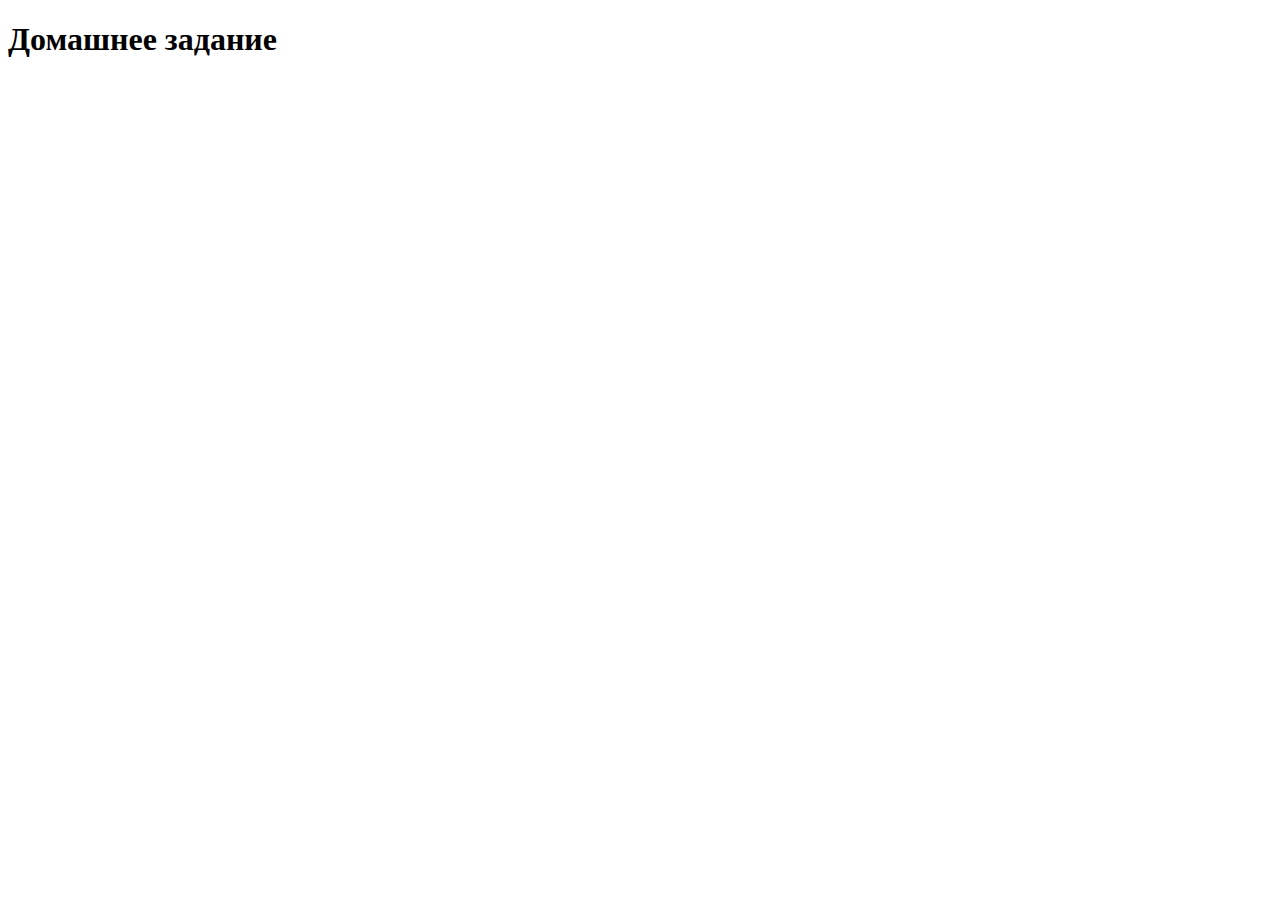
<file: lesson 3/index.html>
<!DOCTYPE html>
<html lang="en">
<head>
    <meta charset="UTF-8">
    <meta name="viewport" content="width=device-width, initial-scale=1.0">
    <meta http-equiv="X-UA-Compatible" content="ie=edge">
    <title>Document</title>
</head>
<body>
    <h1>Домашнее задание</h1>
</body>
</html>
</file>
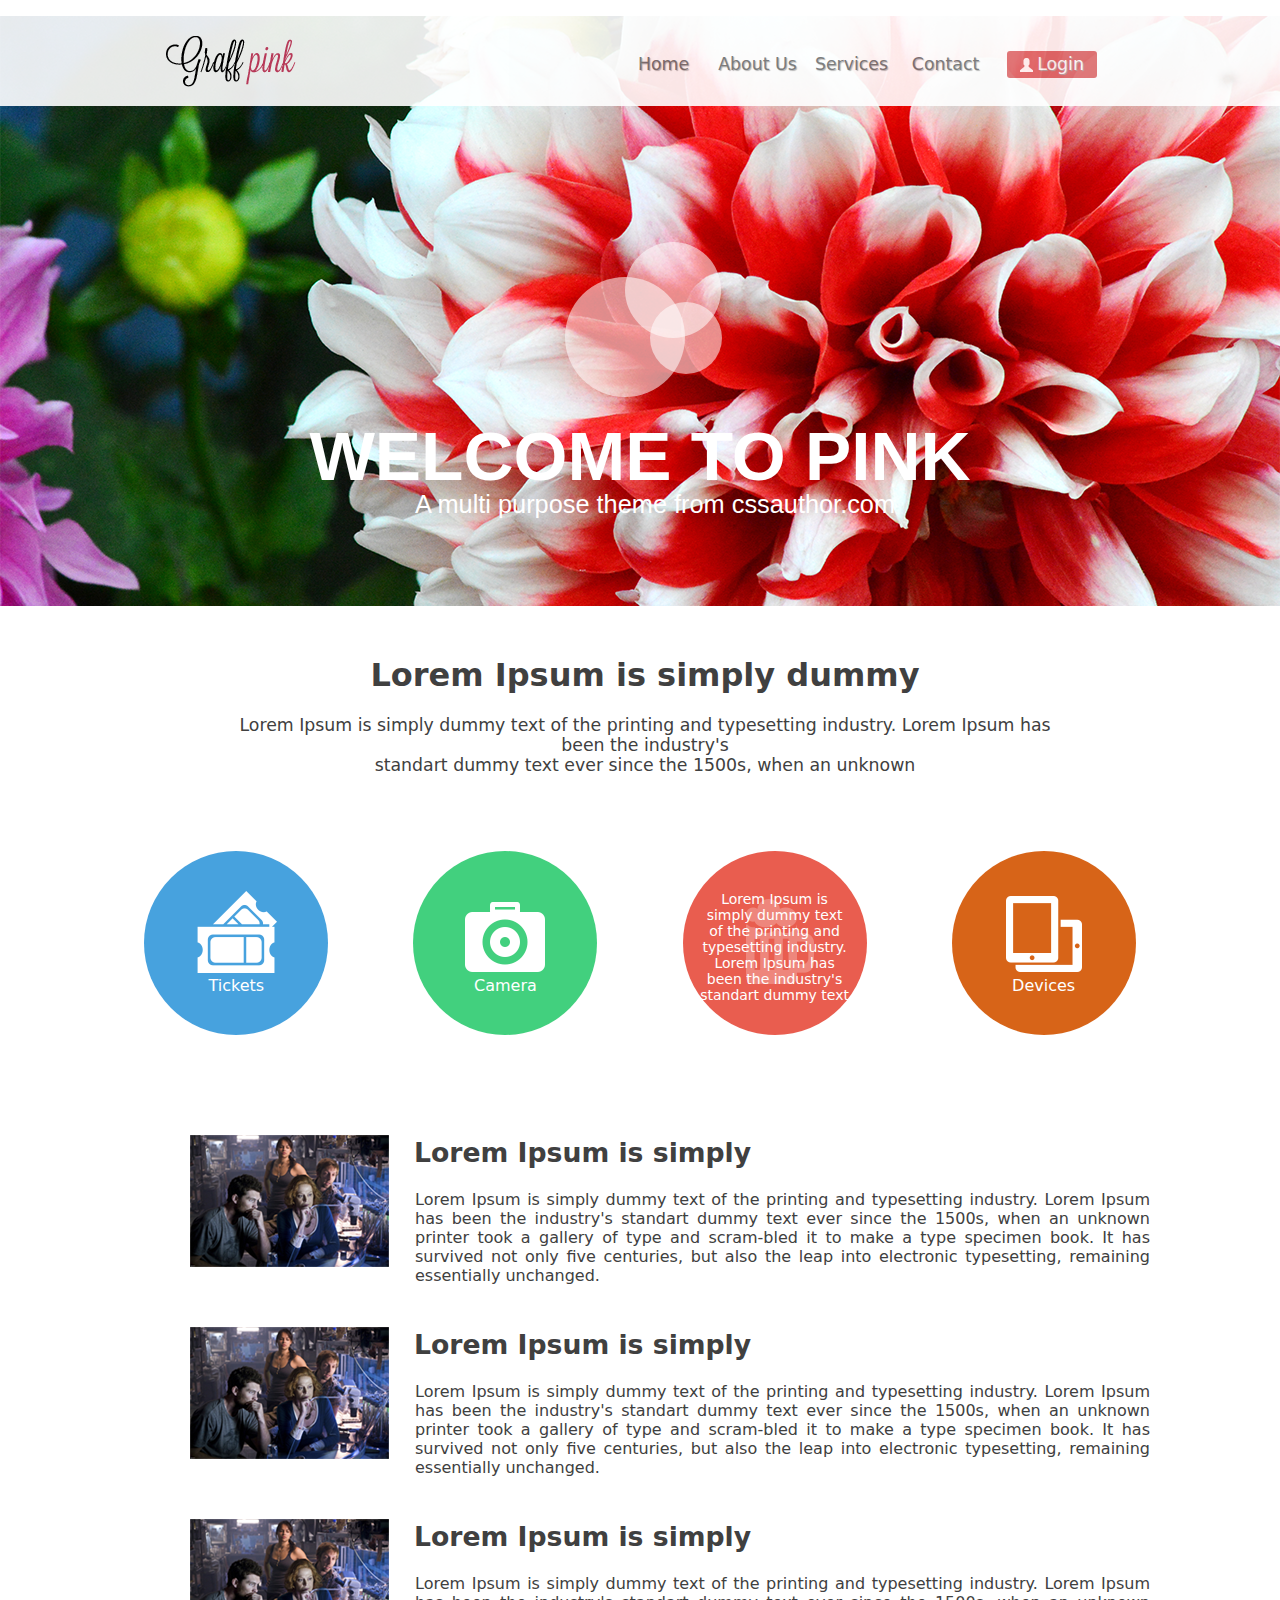
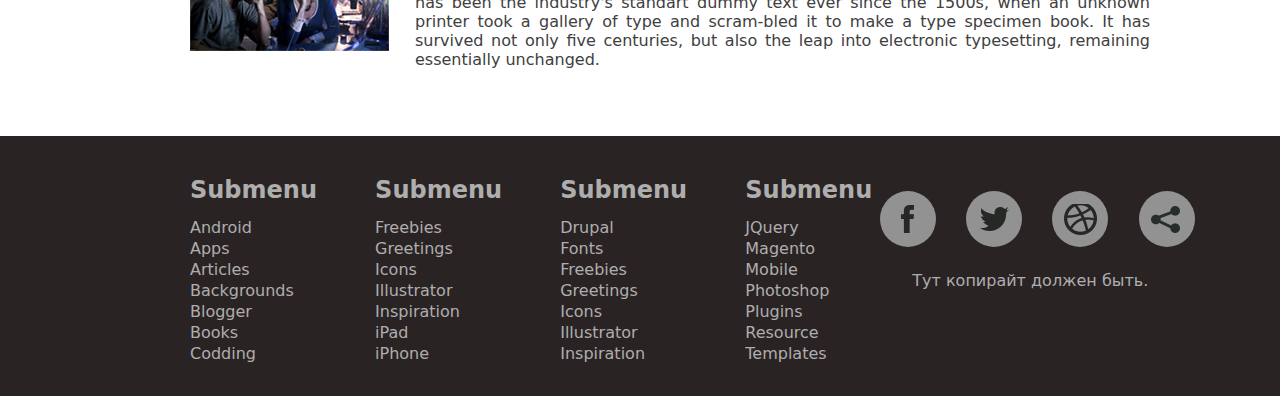
<file: project2/index.html>
<!DOCTYPE html>
<html>
	<head>
		<meta charset="utf-8">
		<link rel="stylesheet" href="styles/main.css" type="text/css">
		<title>Главная</title>
	</head>
    
	<body>
        <div class="container">
            <!-- Шапка -->
            <header>
                <img src="images/logo.png" alt="logo">
                <menu>
                    <a href="#">Home</a>
                    <a href="#">About Us</a>
                    <a href="#">Services</a>
                    <a href="#">Contact</a>
                    <a href="#">Login</a>
                </menu>
                <div class="circle"></div>
                <div class="circle"></div>
                <div class="circle"></div>
                <div>
                    <p>WELCOME TO PINK</p>
                    <p>
                        A multi purpose theme from
                        <a href="cssauthor.com">cssauthor.com</a>
                    </p>
                </div>
            </header>
            <!-- Основной контент -->
            <main>
                <section>
                    <h1>Lorem Ipsum is simply dummy</h1>
                    <p>
                        Lorem Ipsum is simply dummy text of the printing and typesetting industry. Lorem Ipsum has been the industry's
                        <br>standart dummy text ever since the 1500s, when an unknown
                    </p>
                </section>
                <section>
                    <a href="#" class="circle_link"><span>Tickets</span></a>
                    <a href="#" class="circle_link"><span>Camera</span></a>
                    <a href="#" class="circle_link">
                        <span>
                            Lorem Ipsum is simply dummy text of the printing and typesetting industry. Lorem Ipsum has been the industry's standart dummy text
                        </span>
                    </a>
                    <a href="#" class="circle_link"><span>Devices</span></a>
                </section>
                <section class="news_feed">
                    <h2>Lorem Ipsum is simply</h2>
                    <img src="images/picnews.png" alt="four_people">
                    <p>
                        Lorem Ipsum is simply dummy text of the printing and typesetting industry. Lorem Ipsum has been the industry's standart dummy text ever since the 1500s, when an unknown printer took a gallery of type and scram-bled it to make a type specimen book. It has survived not only five centuries, but also the leap into electronic typesetting, remaining essentially unchanged.
                    </p>
                </section>
                <section class="news_feed">                  
                    <h2>Lorem Ipsum is simply</h2>
                    <img src="images/picnews.png" alt="four_people">  
                    <p>
                        Lorem Ipsum is simply dummy text of the printing and typesetting industry. Lorem Ipsum has been the industry's standart dummy text ever since the 1500s, when an unknown printer took a gallery of type and scram-bled it to make a type specimen book. It has survived not only five centuries, but also the leap into electronic typesetting, remaining essentially unchanged.
                    </p>
                </section>
                <section class="news_feed">                    
                    <h2>Lorem Ipsum is simply</h2>
                    <img src="images/picnews.png" alt="four_people">
                    <p>
                        Lorem Ipsum is simply dummy text of the printing and typesetting industry. Lorem Ipsum has been the industry's standart dummy text ever since the 1500s, when an unknown printer took a gallery of type and scram-bled it to make a type specimen book. It has survived not only five centuries, but also the leap into electronic typesetting, remaining essentially unchanged.
                    </p>
                </section>
            </main>
            <!-- Подвал -->
            <footer>
                <section>
                    <h3>Submenu</h3>
                    <nav>
                        <a href="#">Android</a>
                        <a href="#">Apps</a>
                        <a href="#">Articles</a>
                        <a href="#">Backgrounds</a>
                        <a href="#">Blogger</a>
                        <a href="#">Books</a>
                        <a href="#">Codding</a>
                    </nav>
                </section>
                <section>
                    <h3>Submenu</h3>
                    <nav>
                        <a href="#">Freebies</a>
                        <a href="#">Greetings</a>
                        <a href="#">Icons</a>
                        <a href="#">Illustrator</a>
                        <a href="#">Inspiration</a>
                        <a href="#">iPad</a>
                        <a href="#">iPhone</a>
                    </nav>
                </section>
                <section>
                    <h3>Submenu</h3>
                    <nav>
                        <a href="#">Drupal</a>
                        <a href="#">Fonts</a>
                        <a href="#">Freebies</a>
                        <a href="#">Greetings</a>
                        <a href="#">Icons</a>
                        <a href="#">Illustrator</a>
                        <a href="#">Inspiration</a>
                    </nav>
                </section>
                <section>
                    <h3>Submenu</h3>
                    <nav>
                        <a href="#">JQuery</a>
                        <a href="#">Magento</a>
                        <a href="#">Mobile</a>
                        <a href="#">Photoshop</a>
                        <a href="#">Plugins</a>
                        <a href="#">Resource</a>
                        <a href="#">Templates</a>
                    </nav>
                </section>
                <div>
                    <a href="#"></a>
                    <a href="#"></a>
                    <a href="#"></a>
                    <a href="#"></a>
                    <address>Тут копирайт должен быть.</address>
                </div>
            </footer>
        </div>
	</body>
</html>
</file>
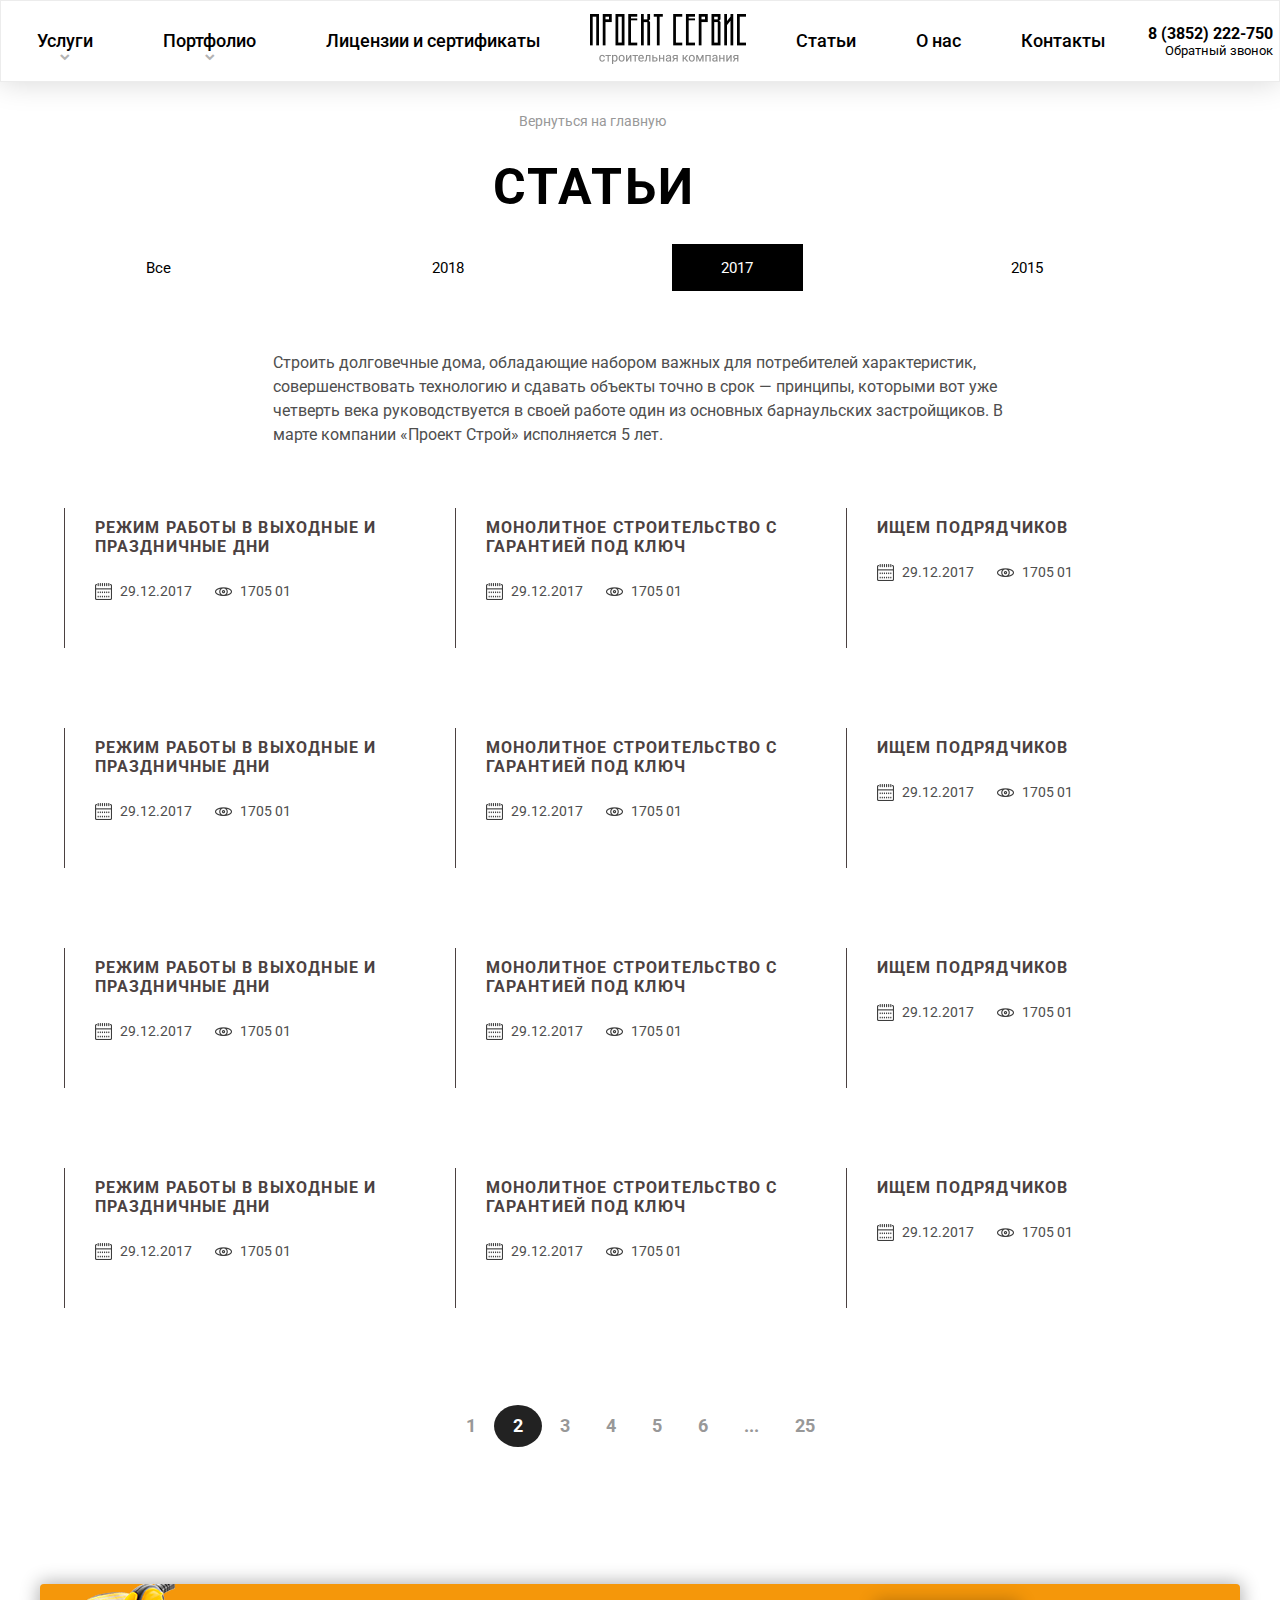
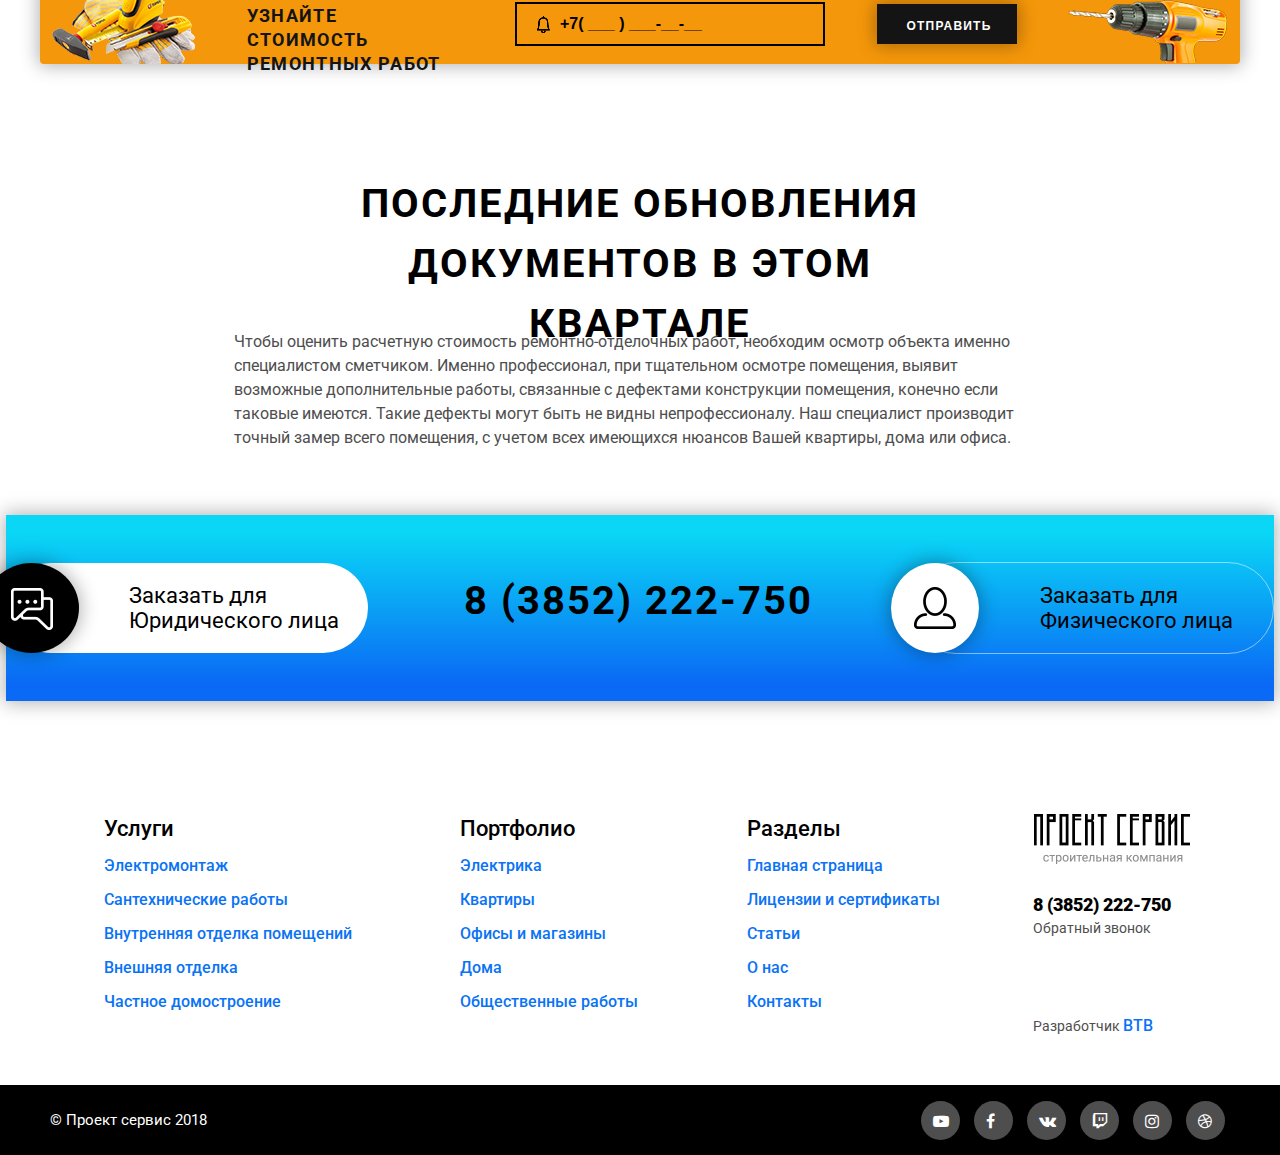
<file: project3/index.html>
<!DOCTYPE html>
<html lang="en">
<head>
	<meta charset="UTF-8">
	<title>Тестовое задание</title>
	<link rel="stylesheet" href="style/style.css">
	<link href="https://fonts.googleapis.com/css?family=Roboto" rel="stylesheet">
	<link rel="stylesheet" href="https://stackpath.bootstrapcdn.com/font-awesome/4.7.0/css/font-awesome.min.css">
</head>
<body>
	<header>
		<div class="container">
			<div class="left-menu">
				<div class="nav">
					<ul>
						<li class="down"><a href="#">Услуги</a></li>
						<li class="down"><a href="#">Портфолио</a></li>
						<li><a href="#">Лицензии и сертификаты</a></li>
					</ul>
				</div>				
			</div>
			<div class="logo">
				<a href="#">
					<img src="images/logo.png" alt="logo">
				</a>				
			</div>
			<div class="right-menu">
				<div class="nav">
					<ul>
						<li><a href="#">Статьи</a></li>
						<li><a href="#">О нас</a></li>
						<li><a href="#">Контакты</a></li>
					</ul>
				</div>		
			</div>
			<div class="number">
				<div class="number-phone">
					<ul class="phone">
						<li class="num"><a href="#">8 (3852) 222-750</a></li>
						<li class="pho">Обратный звонок</li>
					</ul>
				</div>	
			</div>
		</div>
	</header>

	<main>
		<div class="container">
			<div class="text1">
				<a href="#"><p>Вернуться на главную</p></a>
				<h2>Статьи</h2>
				<div class="year">
						<a href="#">Все</a>
						<a href="#">2018</a>
						<a class="black-bg" href="#">2017</a>
						<a href="#">2015</a>
					</div>
			</div>
			<div class="text2">
				<p>Строить долговечные дома, обладающие набором важных для потребителей характеристик, совершенствовать технологию и сдавать объекты точно в срок — принципы, которыми вот уже четверть века руководствуется в своей работе один из основных барнаульских застройщиков. В марте компании «Проект Строй» исполняется 5 лет.</p>
			</div>

		
			<div class="blocks">
				<div class="block">
					<a href="#" class="blocks-1">
						<h2 class="name-text">Режим работы в выходные и праздничные дни</h2>
							<div class="block-span">						
								<span><img src="images/calendar.png">29.12.2017</span>
								<span class="eye"><img src="images/eye.png">1705 01</span>
							</div>	
					</a>
					<a href="#" class="blocks-1">
						<h2 class="name-text">Монолитное строительство c гарантией под ключ</h2>
							<div class="block-span">						
								<span><img src="images/calendar.png">29.12.2017</span>
								<span class="eye"><img src="images/eye.png">1705 01</span>
							</div>		
					</a>
					<a href="#" class="blocks-1">
						<h2 class="name-text">Ищем подрядчиков</h2>
							<div class="block-span">						
								<span><img src="images/calendar.png">29.12.2017</span>
								<span class="eye"><img src="images/eye.png">1705 01</span>
							</div>		
					</a>
				</div>
			</div>
			<div class="blocks">
				<div class="block">
					<a href="#" class="blocks-1">
						<h2 class="name-text">Режим работы в выходные и праздничные дни</h2>
							<div class="block-span">						
								<span><img src="images/calendar.png">29.12.2017</span>
								<span class="eye"><img src="images/eye.png">1705 01</span>
							</div>	
					</a>
					<a href="#" class="blocks-1">
						<h2 class="name-text">Монолитное строительство c гарантией под ключ</h2>
							<div class="block-span">						
								<span><img src="images/calendar.png">29.12.2017</span>
								<span class="eye"><img src="images/eye.png">1705 01</span>
							</div>		
					</a>
					<a href="#" class="blocks-1">
						<h2 class="name-text">Ищем подрядчиков</h2>
							<div class="block-span">						
								<span><img src="images/calendar.png">29.12.2017</span>
								<span class="eye"><img src="images/eye.png">1705 01</span>
							</div>		
					</a>
				</div>
			</div>
			<div class="blocks">
				<div class="block">
					<a href="#" class="blocks-1">
						<h2 class="name-text">Режим работы в выходные и праздничные дни</h2>
							<div class="block-span">						
								<span><img src="images/calendar.png">29.12.2017</span>
								<span class="eye"><img src="images/eye.png">1705 01</span>
							</div>
					</a>
					<a href="#" class="blocks-1">
						<h2 class="name-text">Монолитное строительство c гарантией под ключ</h2>
							<div class="block-span">						
								<span><img src="images/calendar.png">29.12.2017</span>
								<span class="eye"><img src="images/eye.png">1705 01</span>
							</div>		
					</a>
					<a href="#" class="blocks-1">
						<h2 class="name-text">Ищем подрядчиков</h2>
							<div class="block-span">						
								<span><img src="images/calendar.png">29.12.2017</span>
								<span class="eye"><img src="images/eye.png">1705 01</span>
							</div>		
					</a>
				</div>
			</div>
			<div class="blocks">
				<div class="block">
					<a href="#" class="blocks-1">
						<h2 class="name-text">Режим работы в выходные и праздничные дни</h2>
							<div class="block-span">						
								<span><img src="images/calendar.png">29.12.2017</span>
								<span class="eye"><img src="images/eye.png">1705 01</span>
							</div>	
					</a>
					<a href="#" class="blocks-1">
						<h2 class="name-text">Монолитное строительство c гарантией под ключ</h2>
							<div class="block-span">						
								<span><img src="images/calendar.png">29.12.2017</span>
								<span class="eye"><img src="images/eye.png">1705 01</span>
							</div>		
					</a>
					<a href="#" class="blocks-1">
						<h2 class="name-text">Ищем подрядчиков</h2>
							<div class="block-span">						
								<span><img src="images/calendar.png">29.12.2017</span>
								<span class="eye"><img src="images/eye.png">1705 01</span>
							</div>		
					</a>
				</div>
			</div>
			<div class="number-page">
				<ul>
					<li><a href="#">1</a></li>
					<li class="black-two"><a href="#">2</a></li>
					<li><a href="#">3</a></li>
					<li><a href="#">4</a></li>
					<li><a href="#">5</a></li>
					<li><a href="#">6</a></li>
					<li><a href="#">...</a></li>
					<li><a href="#">25</a></li>
				</ul>
			</div>
			<div class="orange-block">
				<div class="logo1">
					<img src="images/img1.png" alt="img1">
				</div>
				<div class="text3">
					<p>Узнайте стоимость ремонтных работ</p>
				</div>
				<div class="form-number">
					<form>
						<div class="write-num">
							<img src="images/din-din.png">
							<input type="tel" name="tel-number" form="tel-number" placeholder="+7( ___ ) ___-__-__">
						</div>	
					</form>
				</div>
				<div class="push-button">
						<button><p>Отправить</p></button>
					</div>
				<div class="logo2">
					<img src="images/img2.png" alt="img2">
				</div>
			</div>
			<div class="text4">
				<h1>Последние обновления документов в этом квартале</h1>
				<p>Чтобы оценить расчетную стоимость ремонтно-отделочных работ, необходим осмотр объекта именно специалистом сметчиком. Именно профессионал, при тщательном осмотре помещения, выявит возможные дополнительные работы, связанные с дефектами конструкции помещения, конечно если таковые имеются. Такие дефекты могут быть не видны непрофессионалу. Наш специалист производит точный замер всего помещения, с учетом всех имеющихся нюансов Вашей квартиры, дома или офиса.</p>
			</div>
			<div class="blue-block">
				<div class="blue-block1">
					<img src="images/img3.png" alt="img3">
					<a href="#">Заказать для<br>Юридического лица</a>	
				</div>
				<p>8 (3852) 222-750</p>
				<div class="blue-block2">
					<img src="images/img4.png" alt="">
					<a href="#">Заказать для<br>Физического лица</a>	
				</div>
			</div>
		</div>
	</main>

	<footer>
		<div class="white-block">
			<div class="uslugi">
				<ul>
					<li class="fw">Услуги</li>
					<li><a href="#">Электромонтаж</a></li>
					<li><a href="#">Сантехнические работы</a></li>
					<li><a href="#">Внутренняя отделка помещений</a></li>
					<li><a href="#">Внешняя отделка</a></li>
					<li><a href="#">Частное домостроение</a></li>
				</ul>
			</div>
			<div class="portfolio">
				<ul>
					<li class="fw">Портфолио</li>
					<li><a href="#">Электрика</a></li>
					<li><a href="#">Квартиры</a></li>
					<li><a href="#">Офисы и магазины</a></li>
					<li><a href="#">Дома</a></li>
					<li><a href="#">Общественные работы</a></li>
				</ul>
			</div>
			<div class="razdel">
				<ul>
					<li class="fw">Разделы</li>
					<li><a href="#">Главная страница</a></li>
					<li><a href="#">Лицензии и сертификаты</a></li>
					<li><a href="#">Статьи</a></li>
					<li><a href="#">О нас</a></li>
					<li><a href="#">Контакты</a></li>
				</ul>
			</div>
			<div class="logotip">
				<img src="images/logo2.png" alt="logo2">
				<div class="telephon">
					<p class="num-tel">8 (3852) 222-750</p>
					<p class="back-call">Обратный звонок</p>
				</div>	
				<p class="btb">Разработчик <a href="#">BTB</a></p>
			</div>
		</div>
		<div class="black-block">
			<div class="left-f">
				<p>© Проект сервис 2018</p>
			</div>
			<div class="right-f">
				<a href="#"><i class="fa fa-youtube-play" aria-hidden="true"></i></a>
				<a href="#"><i class="fa fa-facebook" aria-hidden="true"></i></a>
				<a href="#"><i class="fa fa-vk" aria-hidden="true"></i></a>
				<a href="#"><i class="fa fa-twitch" aria-hidden="true"></i></a>
				<a href="#"><i class="fa fa-instagram" aria-hidden="true"></i></a>
				<a href="#"><i class="fa fa-dribbble" aria-hidden="true"></i></a>
			</div>
		</div>
		
	</footer>
	
</body>
</html>
</file>
<file: project2/styles/main.css>
/* Общие */
h1, footer {
    text-align: center;
}
a {
    text-decoration: none !important;
}
body {
    margin: 0 auto;
    text-align: center;
    padding: 0;
    width: 1280px;
}

/* Шапка сайта */
header {
    background-image: url(../images/header.png);
    background-repeat: no-repeat;
    background-position: top center;
    margin-top: 10px;
    width: 1280px;
    height: 590px;
}
header > img {
    margin-top: 20px;
    margin-left: -475px;
    position: absolute;
    z-index: 1;
}
menu {
    background-color: #fff;
    opacity: 0.9;
    height: 90px;
    width: 100%;
    padding: 0;
}
menu a {
    color: #717171;
    display: inline-block;
    font-family: Calibri, sans;
    font-size: 13pt;    
    height: 27px;
    line-height: 27px;
    margin-top: 35px;
    text-align: center;
    text-shadow: 1px 1px 1px #b0b0b0;
    width: 90px;
}
menu a:nth-child(1) {
    margin-left: 435px;
}
menu a:last-child {
    background-image: url(../images/login.png);
    background-repeat: no-repeat;
    background-position: 18% 50%;
    background-color: #de6d6e;
    border-radius: 3px;
    color: #fff;
    margin-left: 12px;
    padding-left: 18px;
    width: 72px;
}
menu a:hover {
    background-color: #c0392b;
    color: #fff;
}
.circle {
	background: white;
    opacity: 0.55;
    position: absolute;
}
header .circle:nth-child(5) {
    border-radius: 60px;
    height: 120px;
    width: 120px;
    margin-left: 565px;
    margin-top: 155px;
}
header .circle:nth-child(3) {
	border-radius: 48px;
    height: 96px;
    width: 96px;
    margin-left: 625px;
    margin-top: 120px;
}
header .circle:nth-child(4) {
	border-radius: 36px;
    height: 72px;
    width: 72px;
    margin-left: 650px;
    margin-top: 180px;
}
header div:last-child {
    color: #fff;
    height: 95px;
    margin-top: 310px;
    margin-left: 300px;
    text-align: center;
    width: 680px;
}
header p:first-child {
    font-family: Arial, sans-serif;
    font-size: 52pt;
    font-weight: bold;
}
header p:last-child {
    font-family: Helvetica, sans-serif;
    font-stretch: expanded;
    font-size: 19pt;
    margin-top: -75px;
    margin-left: 30px;
}
header p a {
    color: #fff;
}
header p a:hover {
    color: #fff;
}

/* Основное тело сайта */
main section:first-child {
    color: #404040;
    font-family: Calibri, sans;
    height: 110px;
    margin-left: 230px;
    margin-top: 50px;
    text-align: center;
    padding: 0;
    width: 830px;
}
main section:first-child h1 {    
    font-size: 24pt;
}
main section:first-child p {    
    font-size: 13pt;
}
main section:nth-child(2) {
    font-family: Calibri, sans;
    font-size: 16px;
    height: 184px;
    margin: 85px 0 0 0;
    padding: 0;
    width: 100%;
}
.circle_link {
    border-radius: 92px;
    color: #fff;
    display: inline-block;
    height: 184px;
    margin: 0 40px;
    opacity: 0.9;
    vertical-align: middle;
    width: 184px;
}
.circle_link:hover {
    opacity: 1;
}
.circle_link span {
    display: inline-block;
    margin-top: 125px;
}
.circle_link:nth-child(1) {
    background-color: #3498db;
    background-image: url(../images/tickets.png);
    background-repeat: no-repeat;
    background-position: 50% 40%;
}
.circle_link:nth-child(2) {
    background-color: #2ecc71;
    background-image: url(../images/camera.png);
    background-repeat: no-repeat;
    background-position: 50% 45%;
}
.circle_link:nth-child(3) {
    background-color: #e74c3c;
    background-image: url(../images/beer.png);
    background-repeat: no-repeat;
    background-position: 55% 50%;
}
.circle_link:nth-child(4) {
    background-color: #d35400;
    background-image: url(../images/iPad.png);
    background-repeat: no-repeat;
    background-position: 50% 42%;
}
.circle_link:nth-child(3) span {
    font-size: 14px;
    margin-top: 40px;
    width: 150px;
    justify-content: center;
}

/* Новости */
main section:nth-child(3) {
    margin-top: 80px;
}
.news_feed {
    color: #404040;
    font-family: Calibri, sans;
    margin-top: 30px;
    margin-left: 190px;
    height: 162px;
    text-align: justify;
    width: 960px;
}
.news_feed h2 {
    font-size: 20pt;
    display: inline-block;
    margin-left: 25px;
}
.news_feed img {
    float: left;
    margin-top: 20px;
}
.news_feed p {
    font-size: 12pt;
    margin-left: 225px;
    margin-top: 0;
}

/* Подвал */
footer {
    background-color: #2a2324;
    font-family: Calibri, sans;
    height: 260px;
    margin-top: 75px;
    text-align: left;
}
footer section {
    color: #aeaeae;
    display: inline-block;
    height: 200px;
    margin-top: 20px;
    margin-left: 70px;
    width: 110px;
}
footer section h3 {
    font-size: 18pt;
    margin-top: 20px;
}
footer section:first-child {
    margin-left: 190px;
}
nav {
    margin-top: -10px;;
}
nav a {
    color: #aeaeae;
    display: block;
    margin-top: 2px;
}
nav a:hover {
    color: #d9d3d3;
}
footer div {
    color: #aeaeae;
    display: inline-block;
    height: 105px;
    margin-top: 55px;
    position: absolute;
    width: 350px;
}
footer div a {
    background-color: rgba(174, 174, 174, 0.8);
    border-radius: 28px;
    display: inline-block;
    height: 56px;
    margin-left: 25px;
    width: 56px;
}
footer div a:hover {
    background-color: rgba(174, 174, 174, 1);
}
footer div a:nth-child(1) {    
    background-image: url(../images/facebook.png);
    background-repeat: no-repeat;
    background-position: 49% 50%;
}
footer div a:nth-child(2) {    
    background-image: url(../images/twitter.png);
    background-repeat: no-repeat;
    background-position: 50% 50%;
}
footer div a:nth-child(3) {    
    background-image: url(../images/dribbble.png);
    background-repeat: no-repeat;
    background-position: 50% 50%;
}
footer div a:nth-child(4) {    
    background-image: url(../images/share.png);
    background-repeat: no-repeat;
    background-position: 47% 50%;
}
address {
    font-style: normal;
    margin-top: 20px;
    text-align: center;
}
</file>
<file: project3/style/style.css>
* {
	margin: 0;
	padding: 0;
}

body {
	font-family: 'Roboto';
}

header {
	height: 80px;
	box-shadow: 0 0 30px rgba(0, 0, 0, 0.17);
	border: 1px solid #ececec;
}

.container {
	display: flex;
  	flex-direction: row; 
	justify-content: space-around;
	align-items: center;
}

.nav ul {
	display: flex;
	list-style-type: none;
}
.nav li {
	display: flex;
  	flex-direction: row; 
  	justify-content: space-around;
  	align-items: center;
	margin: 0 15px
}

.nav a {
	color: #000;
	font-family: 'Roboto';
	font-size: 18px;
	font-weight: 500;
	line-height: 25px;
	text-decoration: none; 
	padding: 25px 15px;
}

.down:after {
  content: "\f078";
  font-family: FontAwesome;
  font-size: 10px;
  color: #b3b3b3;
  position: relative;
  top: 15px;
  right: 50%;
}

.phone li {
	text-align: right;
  	list-style-type: none;
}

.phone .num {
	font-weight: 700;
}

.phone .pho {
	font-size: 13px;
}

.phone a {
	color: #000;
	text-decoration: none;
}

main {
	display: flex;
  	justify-content: center;
}

main .container {
  display: flex;
  flex-direction: column;
  justify-content: center;
  align-items: center;
  width: 1200px;
}

.text1 {
	display: flex;
	flex-direction: column;
	justify-content: center;
	align-items: center;
	position: relative;
	text-align: center;
	margin-right: 95px;
}

.text1 p {
	margin-top: 27px;
	margin-bottom: 25px;
	display: inline-block;
	width: 200px;
	height: 13px;
	color: #989898;
	font-family: Roboto;
	font-size: 14px;
	font-weight: 400;
	line-height: 24px;
}

.text1 h2 {
	width: 200px;
	height: 37px;
	color: #000000;
	font-family: Roboto;
	font-size: 50px;
	font-weight: 700;
	line-height: 80px;
	text-transform: uppercase;
	letter-spacing: 2.5px;
	margin: 0;
}

.text1 .year {
	display: flex;
  	flex-direction: row;
  	justify-content: space-between;
  	align-items: center;
  	margin: 60px;
  	width: 1000px;
}

.year a {
	color: #000;
	text-decoration: none;
	display: flex;
  	flex-direction: row;
  	justify-content: space-around;
  	align-items: center;
  	height: 47px;
  	width: 131px;
  	font-size: 15px;
}

.year .black-bg {
	background-color: #000;
	color: #fff;
}

.year a:hover {
	background-color: #f1f1f1;
}

.year .black-bg:hover {
	background-color: #000;
}

.text2 p {
	width: 734px;
	height: 87px;
	color: #4e4e4e;
	font-family: Roboto;
	font-size: 16px;
	font-weight: 400;
	line-height: 24px;
}

.blocks {
	display: flex;
	justify-content: space-around;
	align-items: center;
	padding-top: 60px;
}

.block {
	display: flex;
  	justify-content: center;
  	flex-direction: row;
  	flex-wrap: wrap;
  	align-content: stretch;
}

.block a {
	text-decoration: none;
}

.blocks-1 {
  	width: 370px;
  	height: 140px;
  	margin: 10px;
  	color: #4b4141;
  	border-left: 1px solid #4b4141;
}

.name-text {
	display: flex;
  	flex-direction: row;
  	margin-left: 30px;
  	padding-top: 10px;
	font-family: Roboto;
	font-size: 16px;					
	text-transform: uppercase;
	letter-spacing: 1.2px;
}

.block-span {
	display: flex;
	width: 370px;
	height: 10px;
	color: #4e4e4e;
	font-family: Roboto;
	font-size: 14px;
	font-weight: 400;
	line-height: 24.04px;
	padding: 10px;
}

.blocks-1 span {
	display: flex;
	align-items: center;
  	width: 160px;
  	height: 10px;
  	margin-top: 20px;
  	margin-left: 20px;
  	padding-right: 0;
  	color: #4e4e4e;
}

.eye {
	position: relative;
	left: -60px;
}

.blocks-1 img {
	margin-right: 8px;
}

.blocks-1:hover {
	background-color: #f5970a;
	width: 370px;
	height: 140px;
  	border-left: none;
  	color: #fff;
  	box-shadow: 0 10px 18px 2px rgba(0,0,0,0.3);
}

.number-page {
	margin: 87px;
}

.number-page ul {
	display: flex;
	justify-content: center;
	align-items: center;
	flex-wrap: nowrap;
}

.number-page li {
	list-style-type: none;
}

.number-page a {
	margin: 18px;
	text-decoration: none;
	width: 326px;
	height: 14px;
	color: #989898;
	font-family: Roboto;
	font-size: 18px;
	font-weight: 700;
	line-height: 30px;
	text-transform: uppercase;
}

.black-two {
	background-color: #222222;
	padding: 6px 1px;
	border-radius: 100%;
}

.black-two a {
	color: #fff;
}

.number-page a:hover {
	color: #222222;
}

.number-page .black-two a:hover {
	color: #fff;
}

.orange-block {
	display: flex;
	flex-direction: row;
	justify-content: space-between;
	align-items: center;
	margin: 50px;
	width: 1200px;
	height: 80px;
	box-shadow: 0 0 18px 2px rgba(0, 0, 0, 0.3);
	border-radius: 4px;
	background-color: #f5970a;
}

.logo1 {
	margin: 4px 0 0 12px;
}

.logo2 {
	margin: 18.5px 12px 0 0; 
}

.text3 p {
	width: 217px;
	height: 41px;
	color: #141414;
	font-size: 18px;
	font-weight: 700;
	line-height: 24px;
	text-transform: uppercase;
	letter-spacing: 1.35px;
}

.form-number {
	display: flex;
	justify-content: flex-start;
	align-items: center;
	width: 306px;
	height: 40px;
	border: 2px solid #000000;
	background-color: #f5970a;
}

input[type="tel"] {
	border: 0;
}

input[type="tel"]::-webkit-input-placeholder {
	color: #000;
	font-weight: 700;
	background-color: #f5970a;
}

.write-num {
	display: flex;
	align-items: center;
	margin: 10px;
}

.write-num img {
	margin: 10px;
}

.write-num input {
	width: 150px;
	height: 17px;
	color: #000000;
	font-size: 16px;
	font-weight: 700;
}

.push-button button {
	display: flex;
	justify-content: center;
	align-items: center;
	width: 140px;
	height: 40px;
	box-shadow: 0 0 18px 2px rgba(0, 0, 0, 0.3);
	background-color: #141414;
	border: 0;
}

.push-button button p {
	width: 80px;
	height: 9px;
	color: #ffffff;
	font-size: 12px;
	font-weight: 600;
	text-transform: uppercase;
	letter-spacing: 1.2px;
	margin: 15px 30px 16px 30px;
}

.text4 h1 {
	margin: 60px;
	width: 693px;
	height: 96px;
	color: #000000;
	font-size: 40px;
	font-weight: 700;
	line-height: 60px;
	text-transform: uppercase;
	letter-spacing: 2px;
	text-align: center;
}

.text4 p {
	width: 800px;
	height: 135px;
	color: #4e4e4e;
	font-size: 16px;
	font-weight: 400;
	line-height: 24px;
}

.blue-block {
	width: 99.1vw;
	height: 186px;
	box-shadow: 0 0 18px 2px rgba(0, 0, 0, 0.3);
	background: linear-gradient(to top, #0a6af5 10%, #0ad6f5 90%);
	margin: 50px;
}

.blue-block {
	display: flex;
	justify-content: center;
	align-items: center;
}

.blue-block p {
	width: 600px;
	height: 100px;
	color: #000000;
	font-size: 40px;
	font-weight: 700;
	line-height: 85px;
	text-transform: uppercase;
	letter-spacing: 2px;
	text-align: center;
}

.blue-block1, .blue-block2 {
	display: flex;
	justify-content: center;
	align-items: center;
	width: 400px;
	height: 90px;
	border-radius: 50px;
	font-size: 22px;
}

.blue-block1 {
	background-color: #fff;
}

.blue-block1 img {
	position: relative;
	right: 50px;
	padding: 12px;
	background-color: #000;
	border-radius: 100%;
	box-shadow: 0 0 18px 2px rgba(0, 0, 0, 0.3);
}

.blue-block2 img {
	position: relative;
	right: 61px;
	padding: 8.8px;
	background-color: #fff;
	border-radius: 100%;
	box-shadow: 0 0 18px 2px rgba(0, 0, 0, 0.3);
}

.blue-block1 a, .blue-block2 a {
	text-decoration: none;
	color: #000;
}

.blue-block2 {
	border: 1px solid rgba(255, 255, 255, 0.5);
}

.blue-block1 a:hover, .blue-block2 a:hover {
	border-bottom: 1.2px dotted;
}

.white-block {
	display: flex;
	justify-content: space-around;
	flex-direction: row;
	margin: 50px;
}

.white-block ul {
	list-style-type: none;
}

.white-block li {
	margin: 15px;
}

.white-block a {
	text-decoration: none;
	font-weight: 500;
	color: #0a73f5;
}

.white-block a:hover {
	border-bottom: 2px solid #0a73f5;
	color: #000;
}

.num-tel {
	font-weight: 900;
	font-size: 18px;
	color: #000;
	text-decoration: none;
}

.fw {
	font-weight: 500;
	font-size: 22px;
	color: #000;
}

.telephon {
	margin: 15px 0 80px 0;
}

.telephon p {
	margin-top: 5px;
}

.back-call {
	font-size: 14px;
	color: #4e4e4e;
}

.btb {
	font-size: 14px;
	color: #4e4e4e;
}

.btb a {
	font-size: 16px;
}

.black-block {
	display: flex;
	justify-content: space-between;
	align-items: center;
	width: 100%;
	height: 70px;
	background-color: #000;
	color: #fff;
}

.left-f {
	margin: 0 50px;
}

.left-f p {
	font-size: 15px;
	font-weight: 400;
}

.right-f {
	margin: 0 50px;
}

.right-f a {
	text-decoration: none;
	color: #fff;
}

.right-f i:hover {
	background-color: #f5970a;
	color: #000;
}

.right-f i {
	padding: 12px;
	margin: 0 5px;
	height: 15px;
	width: 15px;
	background-color: #4e4e4e;
	border-radius: 50%;
}
</file>
